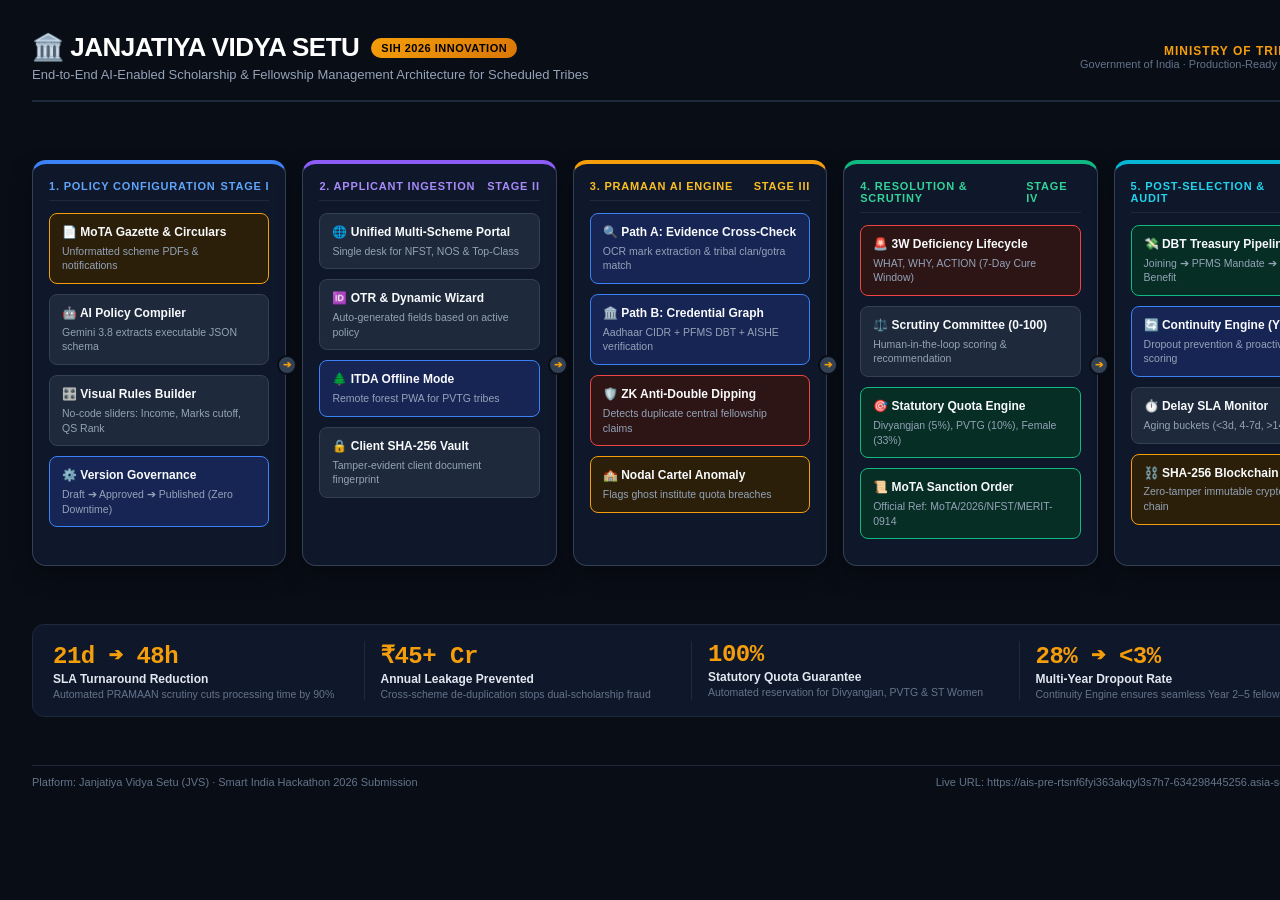
<file: public/sih-architecture-diagram.html>
<!DOCTYPE html>
<html lang="en">
<head>
  <meta charset="UTF-8">
  <meta name="viewport" content="width=1400, initial-scale=1.0">
  <title>Janjatiya Vidya Setu - SIH Technical Architecture Diagram</title>
  <style>
    * {
      box-sizing: border-box;
      margin: 0;
      padding: 0;
      font-family: -apple-system, BlinkMacSystemFont, 'Segoe UI', Roboto, Helvetica, Arial, sans-serif;
    }
    body {
      background: #090d16;
      color: #f1f5f9;
      width: 1400px;
      min-height: 820px;
      padding: 32px;
      margin: 0 auto;
      display: flex;
      flex-direction: column;
      justify-content: space-between;
    }
    .header {
      display: flex;
      justify-content: space-between;
      align-items: center;
      border-bottom: 2px solid #1e293b;
      padding-bottom: 18px;
      margin-bottom: 24px;
    }
    .brand-title {
      font-size: 26px;
      font-weight: 900;
      color: #ffffff;
      letter-spacing: -0.5px;
      display: flex;
      align-items: center;
      gap: 12px;
    }
    .badge-sih {
      background: linear-gradient(135deg, #f59e0b, #d97706);
      color: #000;
      font-size: 11px;
      font-weight: 900;
      padding: 4px 10px;
      border-radius: 999px;
      letter-spacing: 0.5px;
      text-transform: uppercase;
    }
    .subtitle {
      font-size: 13px;
      color: #94a3b8;
      margin-top: 4px;
    }
    .mota-tag {
      text-align: right;
    }
    .mota-tag .gov {
      font-size: 12px;
      font-weight: 700;
      color: #f59e0b;
      text-transform: uppercase;
      letter-spacing: 1px;
    }
    .mota-tag .sub {
      font-size: 11px;
      color: #64748b;
    }

    /* Architecture Grid */
    .flow-container {
      display: grid;
      grid-template-columns: repeat(5, 1fr);
      gap: 16px;
      position: relative;
      margin-bottom: 24px;
    }
    .column-box {
      background: #0f172a;
      border: 1px solid #334155;
      border-radius: 14px;
      padding: 16px;
      display: flex;
      flex-direction: column;
      box-shadow: 0 10px 25px -5px rgba(0,0,0,0.5);
      position: relative;
    }
    .column-box:hover {
      border-color: #f59e0b;
    }
    .col-header {
      font-size: 11px;
      font-weight: 800;
      text-transform: uppercase;
      letter-spacing: 0.8px;
      margin-bottom: 12px;
      padding-bottom: 8px;
      border-bottom: 1px solid #1e293b;
      display: flex;
      align-items: center;
      justify-content: space-between;
    }
    .c1 { border-top: 4px solid #3b82f6; }
    .c1 .col-header { color: #60a5fa; }
    
    .c2 { border-top: 4px solid #8b5cf6; }
    .c2 .col-header { color: #a78bfa; }
    
    .c3 { border-top: 4px solid #f59e0b; }
    .c3 .col-header { color: #fbbf24; }
    
    .c4 { border-top: 4px solid #10b981; }
    .c4 .col-header { color: #34d399; }
    
    .c5 { border-top: 4px solid #06b6d4; }
    .c5 .col-header { color: #22d3ee; }

    .node {
      background: #1e293b;
      border: 1px solid #334155;
      border-radius: 8px;
      padding: 10px 12px;
      margin-bottom: 10px;
      font-size: 12px;
      line-height: 1.4;
      transition: all 0.2s ease;
    }
    .node strong {
      display: block;
      color: #f8fafc;
      font-size: 12px;
      margin-bottom: 3px;
    }
    .node span {
      display: block;
      color: #94a3b8;
      font-size: 10.5px;
    }
    .node.highlight {
      background: #172554;
      border-color: #3b82f6;
    }
    .node.warning {
      background: #2d1515;
      border-color: #ef4444;
    }
    .node.success {
      background: #062e24;
      border-color: #10b981;
    }
    .node.gold {
      background: #2b1f09;
      border-color: #f59e0b;
    }

    .arrow-right {
      position: absolute;
      right: -12px;
      top: 50%;
      transform: translateY(-50%);
      width: 20px;
      height: 20px;
      background: #334155;
      border: 2px solid #090d16;
      border-radius: 50%;
      display: flex;
      align-items: center;
      justify-content: center;
      font-size: 10px;
      font-weight: 900;
      color: #f59e0b;
      z-index: 10;
    }

    /* Bottom KPI Stats Strip */
    .kpi-strip {
      display: grid;
      grid-template-columns: repeat(4, 1fr);
      gap: 16px;
      background: #0f172a;
      border: 1px solid #1e293b;
      border-radius: 12px;
      padding: 16px 20px;
    }
    .kpi-item {
      border-right: 1px solid #1e293b;
      padding-right: 16px;
    }
    .kpi-item:last-child {
      border-right: none;
      padding-right: 0;
    }
    .kpi-num {
      font-size: 24px;
      font-weight: 900;
      color: #f59e0b;
      font-family: monospace;
      letter-spacing: -0.5px;
    }
    .kpi-label {
      font-size: 12px;
      font-weight: 700;
      color: #e2e8f0;
      margin-top: 2px;
    }
    .kpi-desc {
      font-size: 10.5px;
      color: #64748b;
      margin-top: 2px;
    }

    .footer {
      display: flex;
      justify-content: space-between;
      align-items: center;
      font-size: 11px;
      color: #64748b;
      margin-top: 14px;
      padding-top: 10px;
      border-top: 1px solid #1e293b;
    }
  </style>
</head>
<body>

  <!-- HEADER -->
  <div class="header">
    <div>
      <div class="brand-title">
        <span>🏛️ JANJATIYA VIDYA SETU</span>
        <span class="badge-sih">SIH 2026 Innovation</span>
      </div>
      <div class="subtitle">End-to-End AI-Enabled Scholarship & Fellowship Management Architecture for Scheduled Tribes</div>
    </div>
    <div class="mota-tag">
      <div class="gov">Ministry of Tribal Affairs</div>
      <div class="sub">Government of India · Production-Ready Operating System</div>
    </div>
  </div>

  <!-- 5-STAGE ARCHITECTURAL PIPELINE -->
  <div class="flow-container">

    <!-- STAGE 1 -->
    <div class="column-box c1">
      <div class="col-header">
        <span>1. Policy Configuration</span>
        <span>STAGE I</span>
      </div>
      <div class="node gold">
        <strong>📄 MoTA Gazette & Circulars</strong>
        <span>Unformatted scheme PDFs & notifications</span>
      </div>
      <div class="node">
        <strong>🤖 AI Policy Compiler</strong>
        <span>Gemini 3.8 extracts executable JSON schema</span>
      </div>
      <div class="node">
        <strong>🎛️ Visual Rules Builder</strong>
        <span>No-code sliders: Income, Marks cutoff, QS Rank</span>
      </div>
      <div class="node highlight">
        <strong>⚙️ Version Governance</strong>
        <span>Draft ➔ Approved ➔ Published (Zero Downtime)</span>
      </div>
      <div class="arrow-right">➔</div>
    </div>

    <!-- STAGE 2 -->
    <div class="column-box c2">
      <div class="col-header">
        <span>2. Applicant Ingestion</span>
        <span>STAGE II</span>
      </div>
      <div class="node">
        <strong>🌐 Unified Multi-Scheme Portal</strong>
        <span>Single desk for NFST, NOS & Top-Class</span>
      </div>
      <div class="node">
        <strong>🆔 OTR & Dynamic Wizard</strong>
        <span>Auto-generated fields based on active policy</span>
      </div>
      <div class="node highlight">
        <strong>🌲 ITDA Offline Mode</strong>
        <span>Remote forest PWA for PVTG tribes</span>
      </div>
      <div class="node">
        <strong>🔒 Client SHA-256 Vault</strong>
        <span>Tamper-evident client document fingerprint</span>
      </div>
      <div class="arrow-right">➔</div>
    </div>

    <!-- STAGE 3 -->
    <div class="column-box c3">
      <div class="col-header">
        <span>3. PRAMAAN AI Engine</span>
        <span>STAGE III</span>
      </div>
      <div class="node highlight">
        <strong>🔍 Path A: Evidence Cross-Check</strong>
        <span>OCR mark extraction & tribal clan/gotra match</span>
      </div>
      <div class="node highlight">
        <strong>🏛️ Path B: Credential Graph</strong>
        <span>Aadhaar CIDR + PFMS DBT + AISHE verification</span>
      </div>
      <div class="node warning">
        <strong>🛡️ ZK Anti-Double Dipping</strong>
        <span>Detects duplicate central fellowship claims</span>
      </div>
      <div class="node gold">
        <strong>🏫 Nodal Cartel Anomaly</strong>
        <span>Flags ghost institute quota breaches</span>
      </div>
      <div class="arrow-right">➔</div>
    </div>

    <!-- STAGE 4 -->
    <div class="column-box c4">
      <div class="col-header">
        <span>4. Resolution & Scrutiny</span>
        <span>STAGE IV</span>
      </div>
      <div class="node warning">
        <strong>🚨 3W Deficiency Lifecycle</strong>
        <span>WHAT, WHY, ACTION (7-Day Cure Window)</span>
      </div>
      <div class="node">
        <strong>⚖️ Scrutiny Committee (0-100)</strong>
        <span>Human-in-the-loop scoring & recommendation</span>
      </div>
      <div class="node success">
        <strong>🎯 Statutory Quota Engine</strong>
        <span>Divyangjan (5%), PVTG (10%), Female (33%)</span>
      </div>
      <div class="node success">
        <strong>📜 MoTA Sanction Order</strong>
        <span>Official Ref: MoTA/2026/NFST/MERIT-0914</span>
      </div>
      <div class="arrow-right">➔</div>
    </div>

    <!-- STAGE 5 -->
    <div class="column-box c5">
      <div class="col-header">
        <span>5. Post-Selection & Audit</span>
        <span>STAGE V</span>
      </div>
      <div class="node success">
        <strong>💸 DBT Treasury Pipeline</strong>
        <span>Joining ➔ PFMS Mandate ➔ Direct Benefit</span>
      </div>
      <div class="node highlight">
        <strong>🔄 Continuity Engine (Y1–Y5)</strong>
        <span>Dropout prevention & proactive risk scoring</span>
      </div>
      <div class="node">
        <strong>⏱️ Delay SLA Monitor</strong>
        <span>Aging buckets (<3d, 4-7d, >14d) + Nudge</span>
      </div>
      <div class="node gold">
        <strong>⛓️ SHA-256 Blockchain Audit</strong>
        <span>Zero-tamper immutable cryptographic chain</span>
      </div>
    </div>

  </div>

  <!-- IMPACT & METRICS STRIP -->
  <div class="kpi-strip">
    <div class="kpi-item">
      <div class="kpi-num">21d ➔ 48h</div>
      <div class="kpi-label">SLA Turnaround Reduction</div>
      <div class="kpi-desc">Automated PRAMAAN scrutiny cuts processing time by 90%</div>
    </div>
    <div class="kpi-item">
      <div class="kpi-num">₹45+ Cr</div>
      <div class="kpi-label">Annual Leakage Prevented</div>
      <div class="kpi-desc">Cross-scheme de-duplication stops dual-scholarship fraud</div>
    </div>
    <div class="kpi-item">
      <div class="kpi-num">100%</div>
      <div class="kpi-label">Statutory Quota Guarantee</div>
      <div class="kpi-desc">Automated reservation for Divyangjan, PVTG & ST Women</div>
    </div>
    <div class="kpi-item">
      <div class="kpi-num">28% ➔ <3%</div>
      <div class="kpi-label">Multi-Year Dropout Rate</div>
      <div class="kpi-desc">Continuity Engine ensures seamless Year 2–5 fellowship renewals</div>
    </div>
  </div>

  <!-- FOOTER -->
  <div class="footer">
    <div>Platform: Janjatiya Vidya Setu (JVS) · Smart India Hackathon 2026 Submission</div>
    <div>Live URL: https://ais-pre-rtsnf6fyi363akqyl3s7h7-634298445256.asia-southeast1.run.app</div>
  </div>

</body>
</html>
</file>
